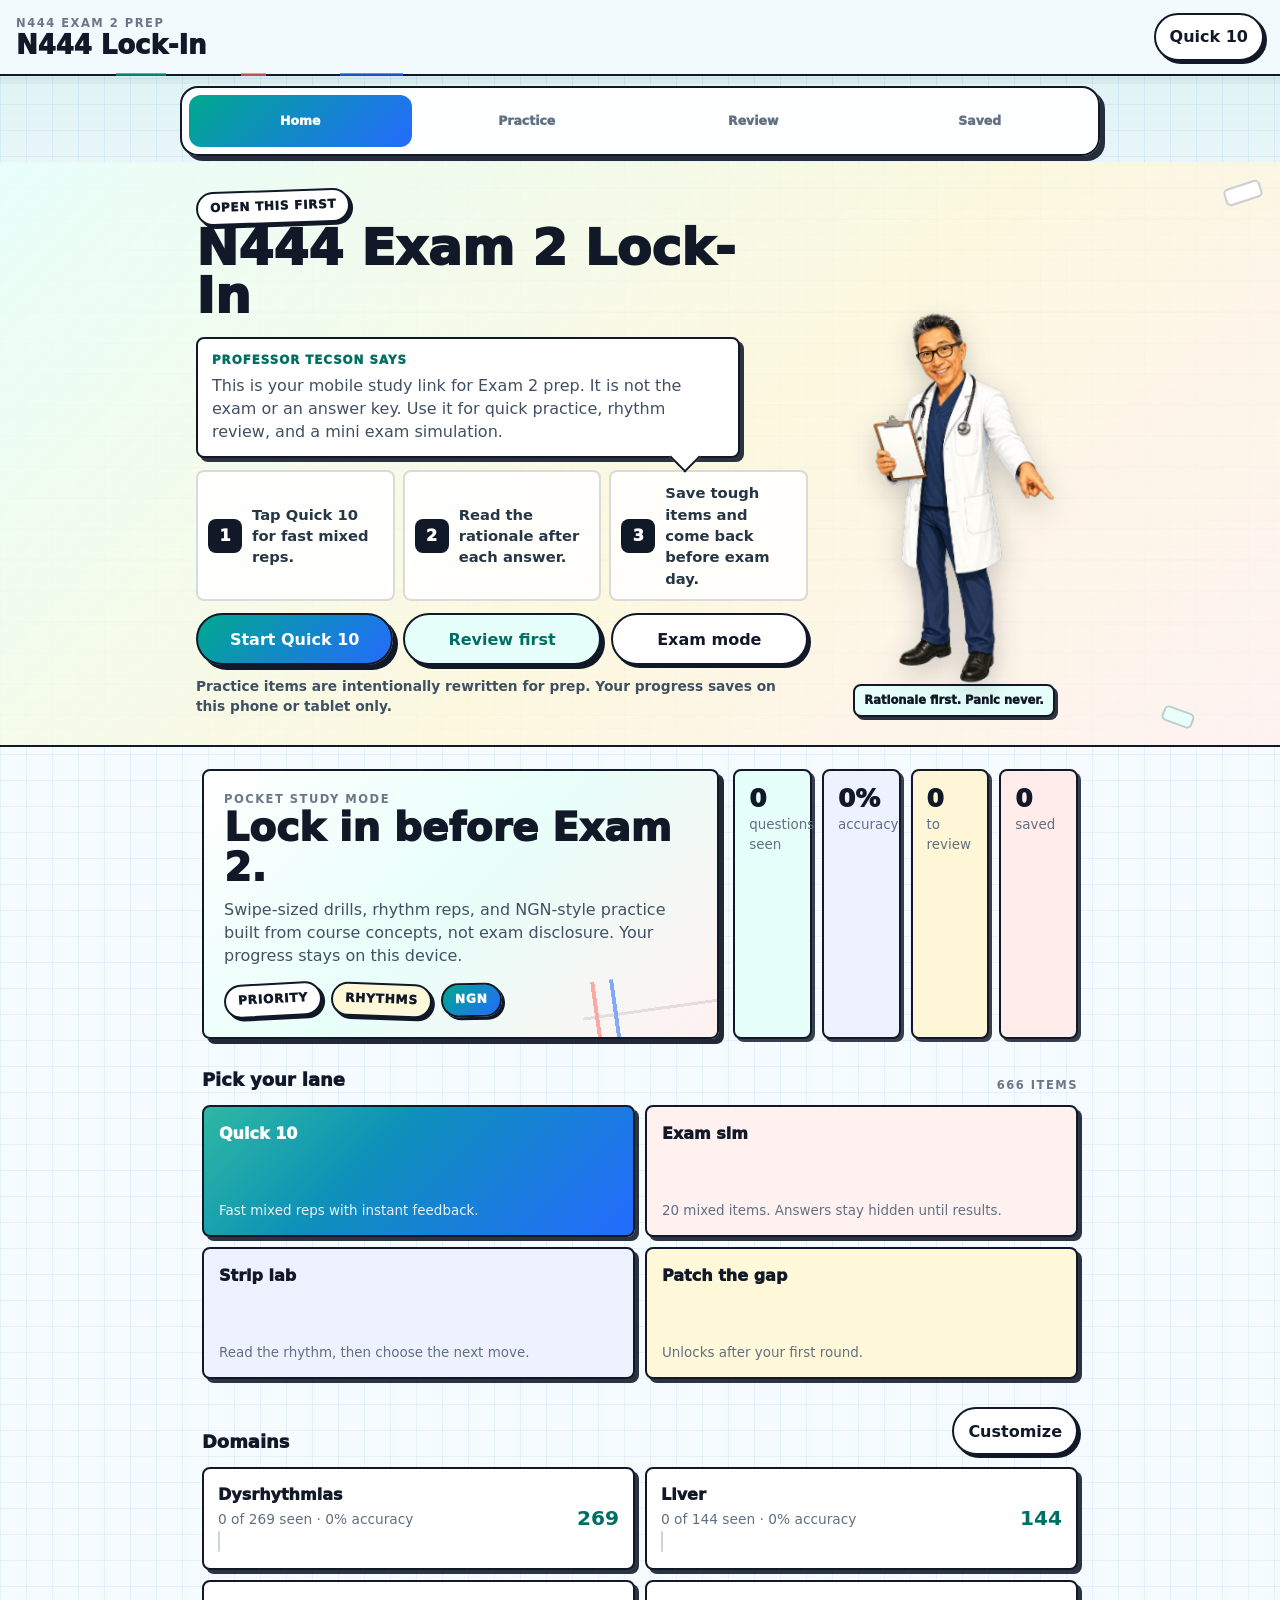
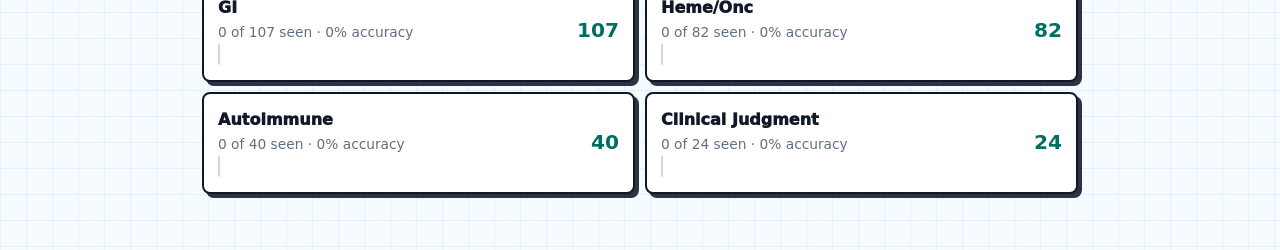
<file: index.html>
<!doctype html>
<html lang="en">
  <head>
    <meta charset="utf-8" />
    <meta name="viewport" content="width=device-width, initial-scale=1, viewport-fit=cover" />
    <meta name="theme-color" content="#f8faf8" />
    <meta name="description" content="Mobile-first N444 Exam 2 study tool with rhythm review, rationales, and progress tracking." />
    <meta property="og:type" content="website" />
    <meta property="og:site_name" content="Exam 2 Study Guide" />
    <meta property="og:title" content="Exam 2 Study Guide" />
    <meta property="og:description" content="Student-safe mobile review with rhythm strips, rationales, and progress tracking." />
    <meta property="og:url" content="https://alextecson.github.io/n444-exam2-study/" />
    <meta property="og:image" content="https://alextecson.github.io/n444-exam2-study/assets/share-student-v2.png" />
    <meta property="og:image:secure_url" content="https://alextecson.github.io/n444-exam2-study/assets/share-student-v2.png" />
    <meta property="og:image:width" content="1200" />
    <meta property="og:image:height" content="630" />
    <meta property="og:image:alt" content="Exam 2 Study Guide student link preview with Professor Tecson and rhythm review details" />
    <meta name="twitter:card" content="summary_large_image" />
    <meta name="twitter:title" content="Exam 2 Study Guide" />
    <meta name="twitter:description" content="Student-safe mobile review with rhythm strips, rationales, and progress tracking." />
    <meta name="twitter:image" content="https://alextecson.github.io/n444-exam2-study/assets/share-student-v2.png" />
    <title>Exam 2 Study Guide</title>
    <link rel="icon" href="data:image/svg+xml,%3Csvg xmlns='http://www.w3.org/2000/svg' viewBox='0 0 64 64'%3E%3Crect width='64' height='64' rx='8' fill='%230b8f83'/%3E%3Cpath d='M6 34h12l4-14 7 28 6-20h23' fill='none' stroke='white' stroke-width='5' stroke-linecap='round' stroke-linejoin='round'/%3E%3C/svg%3E" />
    <link rel="stylesheet" href="styles.css" />
  </head>
  <body>
    <div id="app" class="app-shell"></div>
    <script src="js/data.js"></script>
    <script src="js/app.js?v=transparent-cover-20260702b"></script>
  </body>
</html>
</file>
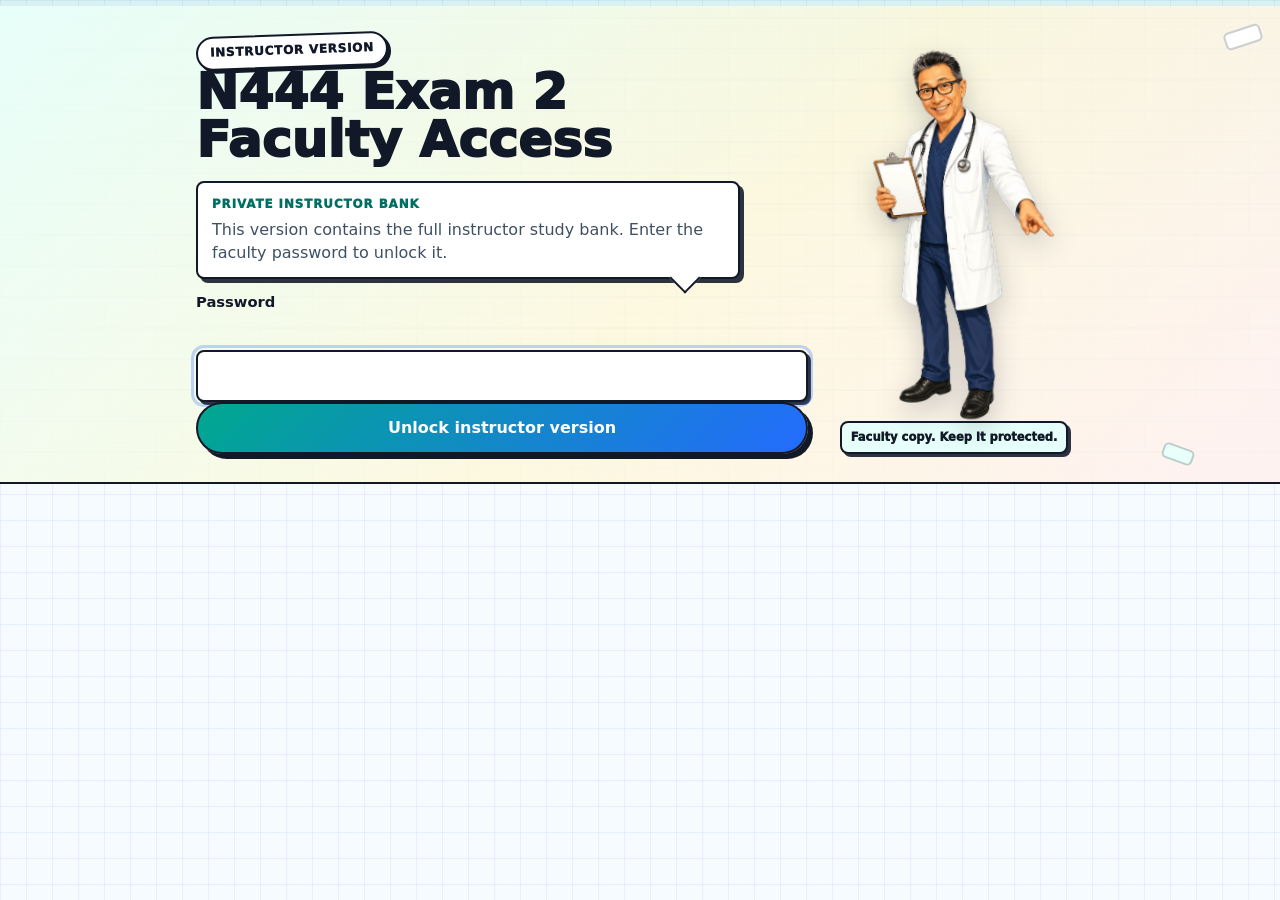
<file: instructor/index.html>
<!doctype html>
<html lang="en">
  <head>
    <meta charset="utf-8" />
    <meta name="viewport" content="width=device-width, initial-scale=1, viewport-fit=cover" />
    <meta name="theme-color" content="#f8faf8" />
    <meta name="robots" content="noindex, nofollow" />
    <meta name="description" content="Password-protected N444 instructor review bank for faculty teaching prep and item discussion." />
    <meta property="og:type" content="website" />
    <meta property="og:site_name" content="Exam 2 Study Guide" />
    <meta property="og:title" content="Exam 2 Study Guide" />
    <meta property="og:description" content="Password-protected instructor copy for faculty review and teaching prep." />
    <meta property="og:url" content="https://alextecson.github.io/n444-exam2-instructor/" />
    <meta property="og:image" content="https://alextecson.github.io/n444-exam2-instructor/assets/share-instructor-v2.png" />
    <meta property="og:image:secure_url" content="https://alextecson.github.io/n444-exam2-instructor/assets/share-instructor-v2.png" />
    <meta property="og:image:width" content="1200" />
    <meta property="og:image:height" content="630" />
    <meta property="og:image:alt" content="Exam 2 Study Guide instructor link preview with Professor Tecson and instructor review copy details" />
    <meta name="twitter:card" content="summary_large_image" />
    <meta name="twitter:title" content="Exam 2 Study Guide" />
    <meta name="twitter:description" content="Password-protected instructor copy for faculty review and teaching prep." />
    <meta name="twitter:image" content="https://alextecson.github.io/n444-exam2-instructor/assets/share-instructor-v2.png" />
    <title>Exam 2 Study Guide - Instructor</title>
    <link rel="icon" href="data:image/svg+xml,%3Csvg xmlns='http://www.w3.org/2000/svg' viewBox='0 0 64 64'%3E%3Crect width='64' height='64' rx='8' fill='%230b8f83'/%3E%3Cpath d='M6 34h12l4-14 7 28 6-20h23' fill='none' stroke='white' stroke-width='5' stroke-linecap='round' stroke-linejoin='round'/%3E%3C/svg%3E" />
    <link rel="stylesheet" href="styles.css" />
  </head>
  <body>
    <div id="app" class="app-shell"></div>
    <script src="js/data.encrypted-20260701.js"></script>
    <script src="js/instructor-gate.js?v=transparent-cover-20260702b"></script>
  </body>
</html>
</file>
<file: styles.css>
:root {
  --paper: #f8faf8;
  --surface: #ffffff;
  --ink: #17202a;
  --muted: #66737f;
  --soft: #e6ece8;
  --line: #d7dfda;
  --teal: #0b8f83;
  --teal-dark: #06665e;
  --coral: #d85f4f;
  --amber: #b87812;
  --blue: #2867b2;
  --violet: #6d5bd0;
  --green: #16845d;
  --red: #bb3e35;
  --shadow: 0 12px 28px rgba(27, 42, 55, 0.1);
  --radius: 8px;
  --tap: 48px;
}

* {
  box-sizing: border-box;
}

html {
  min-height: 100%;
  background: var(--paper);
}

body {
  min-height: 100%;
  margin: 0;
  overflow-x: hidden;
  color: var(--ink);
  background:
    linear-gradient(180deg, rgba(11, 143, 131, 0.08), rgba(248, 250, 248, 0) 260px),
    var(--paper);
  font-family: ui-sans-serif, system-ui, -apple-system, BlinkMacSystemFont, "Segoe UI", sans-serif;
  line-height: 1.45;
  -webkit-font-smoothing: antialiased;
}

button,
input,
select {
  font: inherit;
}

button {
  -webkit-tap-highlight-color: transparent;
}

.app-shell {
  min-height: 100vh;
  padding-bottom: calc(34px + env(safe-area-inset-bottom));
}

.topbar {
  position: sticky;
  top: 0;
  z-index: 30;
  display: flex;
  align-items: center;
  justify-content: space-between;
  gap: 12px;
  padding: calc(12px + env(safe-area-inset-top)) 16px 12px;
  background: rgba(248, 250, 248, 0.92);
  border-bottom: 1px solid rgba(215, 223, 218, 0.8);
  backdrop-filter: blur(16px);
}

.brand {
  min-width: 0;
}

.eyebrow,
.meta,
.tiny {
  color: var(--muted);
  font-size: 0.76rem;
  font-weight: 700;
  letter-spacing: 0.08em;
  text-transform: uppercase;
}

.brand h1,
.view-title,
.quiz-title,
.result-score,
.review-title {
  margin: 0;
  font-family: Georgia, "Times New Roman", serif;
  font-weight: 700;
  letter-spacing: 0;
}

.brand h1 {
  font-size: 1.45rem;
  line-height: 1.05;
}

.top-actions {
  display: flex;
  gap: 8px;
  flex-shrink: 0;
}

.icon-btn,
.plain-btn,
.primary-btn,
.secondary-btn,
.chip,
.tab-btn,
.option-btn,
.domain-card,
.mode-tile,
.length-btn,
.topic-card,
.saved-row {
  min-height: var(--tap);
  border: 1px solid var(--line);
  border-radius: var(--radius);
  cursor: pointer;
}

.icon-btn {
  width: var(--tap);
  padding: 0;
  color: var(--ink);
  background: var(--surface);
}

.plain-btn {
  padding: 0 14px;
  color: var(--ink);
  background: var(--surface);
}

.primary-btn,
.secondary-btn {
  display: inline-flex;
  align-items: center;
  justify-content: center;
  gap: 8px;
  min-height: 52px;
  padding: 0 16px;
  font-weight: 800;
}

.primary-btn {
  color: #fff;
  background: var(--teal);
  border-color: var(--teal);
}

.primary-btn:disabled,
.secondary-btn:disabled,
.option-btn:disabled {
  cursor: not-allowed;
  opacity: 0.55;
}

.secondary-btn {
  color: var(--teal-dark);
  background: #e8f5f2;
  border-color: #b9ddd7;
}

.wide {
  width: 100%;
}

.screen {
  width: min(100%, 920px);
  margin: 0 auto;
  padding: 16px;
}

.cover-page {
  position: relative;
  display: grid;
  gap: 16px;
  width: 100vw;
  margin: -16px calc(50% - 50vw) 22px;
  padding: 18px max(16px, calc((100vw - 920px) / 2 + 16px)) 22px;
  overflow: hidden;
  background:
    linear-gradient(135deg, rgba(232, 255, 250, 0.96), rgba(255, 248, 217, 0.82) 55%, rgba(255, 241, 240, 0.92)),
    repeating-linear-gradient(0deg, transparent 0 29px, rgba(40, 103, 178, 0.11) 29px 31px);
  border-bottom: 2px solid var(--ink);
}

.cover-page::before,
.cover-page::after {
  position: absolute;
  content: "";
  background: #fff;
  border: 2px solid rgba(23, 32, 42, 0.22);
  border-radius: 5px;
  transform: rotate(-18deg);
}

.cover-page::before {
  top: 22px;
  right: 18px;
  width: 34px;
  height: 14px;
}

.cover-page::after {
  right: 86px;
  bottom: 20px;
  width: 28px;
  height: 12px;
  background: #e8fffa;
  transform: rotate(20deg);
}

.cover-copy {
  position: relative;
  z-index: 1;
  display: grid;
  gap: 12px;
}

.cover-head {
  position: relative;
  z-index: 1;
  display: grid;
  grid-template-columns: minmax(0, 1fr) 126px;
  gap: 8px;
  align-items: end;
}

.cover-badge {
  display: inline-flex;
  align-items: center;
  width: fit-content;
  min-height: 34px;
  padding: 0 12px;
  color: var(--ink);
  background: #fff;
  border: 2px solid var(--ink);
  border-radius: 999px;
  box-shadow: 3px 3px 0 var(--ink);
  font-size: 0.75rem;
  font-weight: 950;
  letter-spacing: 0.06em;
  text-transform: uppercase;
  transform: rotate(-2deg);
}

.cover-badge + h2 {
  margin-top: 10px;
}

.cover-page h2 {
  max-width: 13ch;
  margin: 0;
  font-family: ui-rounded, "Avenir Next", "Trebuchet MS", system-ui, sans-serif;
  font-size: 2.02rem;
  font-weight: 950;
  line-height: 0.96;
  letter-spacing: 0;
}

.professor-bubble {
  position: relative;
  max-width: 34rem;
  padding: 13px 14px;
  background: #fff;
  border: 2px solid var(--ink);
  border-radius: 8px;
  box-shadow: 4px 4px 0 rgba(17, 24, 39, 0.88);
}

.professor-bubble::after {
  position: absolute;
  right: 42px;
  bottom: -12px;
  width: 20px;
  height: 20px;
  content: "";
  background: #fff;
  border-right: 2px solid var(--ink);
  border-bottom: 2px solid var(--ink);
  transform: rotate(45deg);
}

.professor-bubble span {
  display: block;
  margin-bottom: 5px;
  color: var(--teal-dark);
  font-size: 0.74rem;
  font-weight: 950;
  letter-spacing: 0.08em;
  text-transform: uppercase;
}

.professor-bubble p,
.cover-note {
  margin: 0;
  color: #405063;
}

.how-grid {
  display: grid;
  gap: 8px;
}

.how-grid div {
  display: grid;
  grid-template-columns: 34px minmax(0, 1fr);
  gap: 10px;
  align-items: center;
  min-height: 54px;
  padding: 10px;
  background: rgba(255, 255, 255, 0.86);
  border: 2px solid rgba(23, 32, 42, 0.16);
  border-radius: 8px;
}

.how-grid strong {
  display: inline-flex;
  align-items: center;
  justify-content: center;
  width: 34px;
  height: 34px;
  color: #fff;
  background: var(--ink);
  border-radius: 8px;
  font-weight: 950;
}

.how-grid span {
  color: #263645;
  font-size: 0.92rem;
  font-weight: 800;
}

.cover-actions {
  display: grid;
  grid-template-columns: 1fr 1fr;
  gap: 10px;
}

.cover-actions .primary-btn {
  grid-column: 1 / -1;
}

.cover-actions .plain-btn,
.cover-actions .primary-btn,
.cover-actions .secondary-btn {
  width: 100%;
  padding-right: 10px;
  padding-left: 10px;
}

.cover-note {
  font-size: 0.86rem;
  font-weight: 700;
}

.cover-professor {
  position: relative;
  z-index: 1;
  display: grid;
  grid-template-columns: 1fr;
  justify-items: center;
  gap: 0;
  align-items: end;
  margin-top: 0;
}

.cover-professor img {
  display: block;
  width: 144px;
  height: auto;
  filter: drop-shadow(0 10px 14px rgba(17, 24, 39, 0.22));
  transform: rotate(-2deg);
}

.cover-professor span {
  align-self: center;
  max-width: 8rem;
  margin-top: -7px;
  padding: 8px 9px;
  color: var(--ink);
  background: #e6fffa;
  border: 2px solid var(--ink);
  border-radius: 8px;
  box-shadow: 3px 3px 0 rgba(17, 24, 42, 0.88);
  font-size: 0.72rem;
  font-weight: 950;
  line-height: 1.12;
  text-align: center;
}

.hero-grid {
  display: grid;
  grid-template-columns: 1fr;
  gap: 14px;
}

.lead-panel {
  padding: 18px;
  background: var(--surface);
  border: 1px solid var(--line);
  border-radius: var(--radius);
  box-shadow: var(--shadow);
}

.lead-panel p {
  margin: 10px 0 0;
  color: var(--muted);
}

.stats-row,
.quick-grid,
.domain-grid,
.mode-grid,
.length-grid,
.topic-grid,
.saved-list,
.result-grid {
  display: grid;
  gap: 10px;
}

.stats-row {
  grid-template-columns: repeat(2, minmax(0, 1fr));
}

.stat {
  padding: 14px;
  background: var(--surface);
  border: 1px solid var(--line);
  border-radius: var(--radius);
}

.stat strong {
  display: block;
  font-size: 1.35rem;
  line-height: 1.1;
}

.stat span {
  display: block;
  margin-top: 3px;
  color: var(--muted);
  font-size: 0.84rem;
}

.section-head {
  display: flex;
  align-items: end;
  justify-content: space-between;
  gap: 12px;
  margin: 24px 0 10px;
}

.section-head h2,
.section-head h3 {
  margin: 0;
  font-size: 1.02rem;
}

.quick-grid {
  grid-template-columns: repeat(2, minmax(0, 1fr));
}

.mode-tile {
  display: flex;
  flex-direction: column;
  align-items: flex-start;
  justify-content: space-between;
  min-height: 118px;
  padding: 14px;
  text-align: left;
  color: var(--ink);
  background: var(--surface);
}

.mode-tile strong {
  display: block;
  margin-bottom: 7px;
  font-size: 1rem;
}

.mode-tile span {
  color: var(--muted);
  font-size: 0.84rem;
}

.mode-tile.primary {
  color: #fff;
  background: linear-gradient(135deg, var(--teal), #2867b2);
  border-color: transparent;
}

.mode-tile.primary span {
  color: rgba(255, 255, 255, 0.84);
}

.domain-grid {
  grid-template-columns: 1fr;
}

.domain-card {
  display: grid;
  grid-template-columns: 1fr auto;
  align-items: center;
  gap: 10px;
  padding: 14px;
  text-align: left;
  color: var(--ink);
  background: var(--surface);
}

.domain-card h3,
.topic-card h3 {
  margin: 0 0 4px;
  font-size: 1rem;
}

.domain-card p,
.topic-card p,
.saved-row p {
  margin: 0;
  color: var(--muted);
  font-size: 0.86rem;
}

.progress-track {
  height: 8px;
  margin-top: 10px;
  overflow: hidden;
  background: #eef2ef;
  border-radius: 999px;
}

.progress-fill {
  height: 100%;
  width: var(--value, 0%);
  background: var(--teal);
  border-radius: inherit;
}

.domain-meter {
  min-width: 54px;
  color: var(--teal-dark);
  font-weight: 900;
  text-align: right;
}

.setup-panel {
  display: grid;
  gap: 20px;
}

.control-block h2,
.control-block h3 {
  margin: 0 0 10px;
  font-size: 1rem;
}

.segmented,
.chip-row {
  display: flex;
  gap: 8px;
  overflow-x: auto;
  padding-bottom: 2px;
  scrollbar-width: none;
}

.segmented::-webkit-scrollbar,
.chip-row::-webkit-scrollbar {
  display: none;
}

.chip,
.tab-btn {
  flex: 0 0 auto;
  min-height: 42px;
  padding: 0 14px;
  color: var(--ink);
  background: var(--surface);
  white-space: nowrap;
}

.chip.active,
.tab-btn.active,
.length-btn.active {
  color: #fff;
  background: var(--ink);
  border-color: var(--ink);
}

.type-chip.active {
  background: var(--blue);
  border-color: var(--blue);
}

.length-grid {
  grid-template-columns: repeat(3, minmax(0, 1fr));
}

.length-btn {
  padding: 12px 8px;
  background: var(--surface);
}

.length-btn strong {
  display: block;
  font-size: 1.2rem;
}

.length-btn span {
  color: var(--muted);
  font-size: 0.78rem;
}

.toggle-row {
  display: flex;
  align-items: center;
  justify-content: space-between;
  gap: 12px;
  padding: 12px 0;
  border-top: 1px solid var(--line);
  border-bottom: 1px solid var(--line);
}

.switch {
  position: relative;
  width: 54px;
  height: 32px;
  flex: 0 0 auto;
}

.switch input {
  position: absolute;
  inset: 0;
  opacity: 0;
}

.switch span {
  position: absolute;
  inset: 0;
  background: #d6ded9;
  border-radius: 999px;
}

.switch span::after {
  position: absolute;
  top: 4px;
  left: 4px;
  width: 24px;
  height: 24px;
  content: "";
  background: #fff;
  border-radius: 50%;
  box-shadow: 0 2px 8px rgba(23, 32, 42, 0.18);
  transition: transform 0.18s ease;
}

.switch input:checked + span {
  background: var(--teal);
}

.switch input:checked + span::after {
  transform: translateX(22px);
}

.count-note {
  color: var(--muted);
  font-size: 0.9rem;
}

.search {
  width: 100%;
  min-height: 50px;
  padding: 0 14px;
  color: var(--ink);
  background: var(--surface);
  border: 1px solid var(--line);
  border-radius: var(--radius);
}

.topic-card {
  display: block;
  width: 100%;
  padding: 14px;
  text-align: left;
  color: var(--ink);
  background: var(--surface);
}

.topic-chips {
  display: flex;
  flex-wrap: wrap;
  gap: 8px;
  margin-top: 12px;
}

.review-page .topic-chips .chip {
  max-width: 100%;
  height: auto;
  padding-top: 8px;
  padding-bottom: 8px;
  text-align: left;
  white-space: normal;
}

.mini-chip {
  display: inline-flex;
  align-items: center;
  min-height: 34px;
  padding: 0 10px;
  color: var(--teal-dark);
  background: #e8f5f2;
  border: 1px solid #c4e2dd;
  border-radius: 999px;
  font-size: 0.82rem;
  font-weight: 700;
}

.review-page {
  display: grid;
  grid-template-columns: minmax(0, 1fr);
  gap: 16px;
}

.review-page > * {
  min-width: 0;
}

.review-title {
  font-size: 1.75rem;
  line-height: 1.05;
}

.review-blurb {
  margin: 8px 0 0;
  color: var(--muted);
}

.strip-wrap {
  overflow: hidden;
  background: #fff;
  border: 1px solid var(--line);
  border-radius: var(--radius);
}

.strip-wrap button {
  display: block;
  width: 100%;
  padding: 0;
  background: #fff;
  border: 0;
}

.strip-wrap img {
  display: block;
  width: 100%;
  height: auto;
}

.review-section {
  padding: 14px 0;
  border-top: 1px solid var(--line);
}

.review-section h3 {
  margin: 0 0 8px;
  font-size: 1rem;
}

.review-section ul {
  display: grid;
  gap: 8px;
  margin: 0;
  padding-left: 20px;
}

.review-section li {
  color: #32404d;
}

.quiz-shell {
  padding-bottom: 20px;
}

.quiz-top {
  position: sticky;
  top: 74px;
  z-index: 20;
  padding: 10px 0 12px;
  background: rgba(248, 250, 248, 0.94);
  backdrop-filter: blur(16px);
}

.quiz-meta {
  display: flex;
  align-items: center;
  justify-content: space-between;
  gap: 10px;
  margin-bottom: 8px;
}

.quiz-title {
  font-size: 1.2rem;
}

.quiz-card {
  padding: 16px;
  background: var(--surface);
  border: 1px solid var(--line);
  border-radius: var(--radius);
  box-shadow: var(--shadow);
}

.q-tags {
  display: flex;
  flex-wrap: wrap;
  gap: 7px;
  margin-bottom: 12px;
}

.tag {
  display: inline-flex;
  align-items: center;
  min-height: 28px;
  padding: 0 9px;
  border-radius: 999px;
  font-size: 0.74rem;
  font-weight: 800;
}

.tag.domain {
  color: #fff;
  background: var(--blue);
}

.tag.type {
  color: #4d3f99;
  background: #ebe9fb;
}

.tag.verified {
  color: #116345;
  background: #e4f5ee;
}

.tag.generated {
  color: #805013;
  background: #fff0d9;
}

.question-stem {
  font-size: 1.04rem;
}

.question-stem p,
.question-stem div {
  margin: 0 0 10px;
}

.question-stem strong {
  color: #0f4f86;
}

.options {
  display: grid;
  gap: 9px;
  margin-top: 16px;
}

.option-btn {
  display: grid;
  grid-template-columns: 28px 1fr;
  gap: 10px;
  align-items: start;
  width: 100%;
  min-height: 58px;
  padding: 13px;
  color: var(--ink);
  text-align: left;
  background: #fbfcfb;
}

.option-btn.selected {
  border-color: var(--blue);
  background: #edf5ff;
}

.option-btn.correct {
  border-color: #83c7aa;
  background: #eefaf5;
}

.option-btn.wrong {
  border-color: #e6aaa3;
  background: #fff1ef;
}

.mark {
  position: relative;
  display: inline-flex;
  align-items: center;
  justify-content: center;
  width: 24px;
  height: 24px;
  color: var(--muted);
  border: 2px solid currentColor;
  border-radius: 50%;
  font-size: 0.75rem;
  font-weight: 900;
}

.sata .mark {
  border-radius: 5px;
}

.selected .mark {
  color: var(--blue);
}

.selected .mark::after {
  width: 10px;
  height: 10px;
  content: "";
  background: currentColor;
  border-radius: 50%;
}

.sata .selected .mark::after {
  width: 12px;
  height: 12px;
  border-radius: 3px;
}

.correct .mark {
  color: var(--green);
}

.wrong .mark {
  color: var(--red);
}

.option-text {
  min-width: 0;
}

.select-row {
  display: grid;
  gap: 8px;
  padding: 12px 0;
  border-top: 1px solid var(--line);
}

.select-row label {
  font-weight: 800;
}

.select-row select {
  min-height: 50px;
  padding: 0 12px;
  color: var(--ink);
  background: #fbfcfb;
  border: 1px solid var(--line);
  border-radius: var(--radius);
}

.feedback {
  margin-top: 14px;
  padding: 14px;
  border: 1px solid var(--line);
  border-radius: var(--radius);
  background: #fbfcfb;
}

.feedback.good {
  border-color: #94d3ba;
  background: #eefaf5;
}

.feedback.partial {
  border-color: #e2c385;
  background: #fff8ea;
}

.feedback.bad {
  border-color: #e8b2aa;
  background: #fff1ef;
}

.feedback h3 {
  margin: 0 0 8px;
}

.rationale p {
  margin: 0 0 8px;
}

.answer-line {
  margin-top: 10px;
  color: var(--muted);
  font-size: 0.9rem;
}

.quiz-actions {
  position: static;
  right: auto;
  bottom: auto;
  left: auto;
  z-index: 40;
  display: grid;
  grid-template-columns: 1fr 1fr;
  gap: 10px;
  width: min(calc(100% - 32px), 920px);
  margin: 16px auto 0;
  padding: 12px 16px calc(12px + env(safe-area-inset-bottom));
  background: rgba(248, 250, 248, 0.96);
  border-top: 1px solid rgba(215, 223, 218, 0.9);
  backdrop-filter: blur(16px);
}

.quiz-actions.single {
  grid-template-columns: 1fr;
}

.bottom-nav {
  position: sticky;
  top: calc(71px + env(safe-area-inset-top));
  right: auto;
  bottom: auto;
  left: auto;
  z-index: 35;
  display: grid;
  grid-template-columns: repeat(4, 1fr);
  width: min(calc(100% - 24px), 920px);
  margin: 10px auto 0;
  padding: 8px 10px calc(8px + env(safe-area-inset-bottom));
  background: rgba(255, 255, 255, 0.96);
  border-top: 1px solid var(--line);
  backdrop-filter: blur(16px);
}

.nav-btn {
  min-height: 54px;
  color: var(--muted);
  background: transparent;
  border: 0;
  border-radius: var(--radius);
  font-size: 0.78rem;
  font-weight: 800;
}

.nav-btn.active {
  color: var(--teal-dark);
  background: #e8f5f2;
}

.result-hero {
  padding: 18px;
  color: #fff;
  background: linear-gradient(135deg, #17202a, #0b8f83);
  border-radius: var(--radius);
}

.result-score {
  display: block;
  font-size: 3rem;
  line-height: 1;
}

.result-hero p {
  margin: 8px 0 0;
  color: rgba(255, 255, 255, 0.84);
}

.result-grid {
  grid-template-columns: 1fr;
}

.saved-row {
  display: grid;
  grid-template-columns: 1fr auto;
  gap: 10px;
  align-items: center;
  width: 100%;
  padding: 13px;
  color: var(--ink);
  text-align: left;
  background: var(--surface);
}

.empty-state {
  padding: 18px;
  color: var(--muted);
  text-align: center;
  background: var(--surface);
  border: 1px dashed var(--line);
  border-radius: var(--radius);
}

.modal {
  position: fixed;
  inset: 0;
  z-index: 60;
  display: grid;
  place-items: center;
  padding: 18px;
  background: rgba(23, 32, 42, 0.72);
}

.modal img {
  max-width: 100%;
  max-height: 82vh;
  background: #fff;
  border-radius: var(--radius);
}

.sr-only {
  position: absolute;
  width: 1px;
  height: 1px;
  padding: 0;
  overflow: hidden;
  clip: rect(0, 0, 0, 0);
  white-space: nowrap;
  border: 0;
}

@media (min-width: 680px) {
  .screen {
    padding: 22px;
  }

  .hero-grid {
    grid-template-columns: 1.2fr 0.8fr;
  }

  .quick-grid,
  .domain-grid,
  .topic-grid,
  .result-grid {
    grid-template-columns: repeat(2, minmax(0, 1fr));
  }

  .stats-row {
    grid-template-columns: repeat(4, minmax(0, 1fr));
  }

  .quiz-card {
    padding: 22px;
  }
}

/* Gen Z study-app refresh */
:root {
  --paper: #f6fbff;
  --surface: #ffffff;
  --ink: #111827;
  --muted: #617082;
  --soft: #e7f4f1;
  --line: #16202c;
  --teal: #00a88f;
  --teal-dark: #006f63;
  --coral: #ff6b5f;
  --amber: #f7b733;
  --blue: #246bfe;
  --violet: #7c5cff;
  --green: #12a66a;
  --red: #e0443e;
  --shadow: 5px 5px 0 rgba(17, 24, 39, 0.92);
  --soft-shadow: 0 16px 38px rgba(30, 64, 175, 0.13);
}

html {
  background: var(--paper);
}

body {
  background:
    linear-gradient(180deg, rgba(0, 168, 143, 0.12), rgba(246, 251, 255, 0) 310px),
    linear-gradient(90deg, rgba(36, 107, 254, 0.08) 1px, transparent 1px),
    linear-gradient(180deg, rgba(36, 107, 254, 0.08) 1px, transparent 1px),
    var(--paper);
  background-size: auto, 26px 26px, 26px 26px, auto;
}

.app-shell {
  padding-bottom: calc(34px + env(safe-area-inset-bottom));
}

.topbar {
  padding: calc(13px + env(safe-area-inset-top)) 16px 13px;
  background: rgba(246, 251, 255, 0.88);
  border-bottom: 2px solid var(--ink);
  box-shadow: 0 8px 0 rgba(17, 24, 39, 0.04);
}

.eyebrow,
.meta,
.tiny {
  color: #6b7789;
  font-size: 0.72rem;
  font-weight: 900;
  letter-spacing: 0.13em;
}

.brand h1,
.view-title,
.quiz-title,
.result-score,
.review-title {
  font-family: ui-rounded, "Avenir Next", "Trebuchet MS", system-ui, sans-serif;
  font-weight: 950;
}

.brand h1 {
  font-size: 1.42rem;
}

.view-title {
  font-size: 2.12rem;
  line-height: 1.02;
}

.review-title {
  font-size: 2rem;
}

.plain-btn,
.icon-btn,
.primary-btn,
.secondary-btn,
.chip,
.tab-btn,
.length-btn,
.option-btn,
.domain-card,
.mode-tile,
.topic-card,
.saved-row,
.stat,
.lead-panel,
.quiz-card,
.strip-wrap,
.feedback,
.empty-state,
.result-hero,
.search,
.select-row select {
  border-width: 2px;
}

.plain-btn,
.icon-btn {
  color: var(--ink);
  background: #fff;
  border-color: var(--ink);
  border-radius: 999px;
  box-shadow: 3px 3px 0 var(--ink);
  font-weight: 900;
}

.icon-btn {
  width: auto;
  min-width: var(--tap);
  padding: 0 12px;
}

.primary-btn {
  color: #fff;
  background: linear-gradient(135deg, var(--teal), var(--blue));
  border-color: var(--ink);
  border-radius: 999px;
  box-shadow: 5px 5px 0 var(--ink);
}

.secondary-btn {
  color: var(--teal-dark);
  background: #e6fffa;
  border-color: var(--ink);
  border-radius: 999px;
  box-shadow: 4px 4px 0 var(--ink);
}

.lead-panel {
  position: relative;
  overflow: hidden;
  padding: 20px;
  background:
    linear-gradient(135deg, #ffffff 0%, #e8fffa 48%, #fff1f0 100%);
  border-color: var(--ink);
  box-shadow: var(--shadow);
}

.lead-panel::after {
  position: absolute;
  right: -18px;
  bottom: -14px;
  width: 152px;
  height: 78px;
  content: "";
  background:
    linear-gradient(90deg, transparent 0 12px, var(--coral) 12px 16px, transparent 16px 31px, var(--blue) 31px 35px, transparent 35px),
    linear-gradient(180deg, transparent 0 34px, rgba(17, 24, 39, 0.18) 34px 37px, transparent 37px);
  opacity: 0.55;
  transform: rotate(-8deg);
}

.lead-panel p {
  position: relative;
  max-width: 28rem;
  color: #415165;
  font-size: 1rem;
}

.stat {
  background: #fff;
  border-color: var(--ink);
  box-shadow: 3px 3px 0 rgba(17, 24, 39, 0.82);
}

.stat:nth-child(1) {
  background: #e6fffa;
}

.stat:nth-child(2) {
  background: #eef2ff;
}

.stat:nth-child(3) {
  background: #fff6d7;
}

.stat:nth-child(4) {
  background: #ffeceb;
}

.stat strong {
  color: var(--ink);
  font-size: 1.55rem;
  font-weight: 950;
}

.section-head {
  margin: 28px 0 12px;
}

.section-head h2,
.section-head h3 {
  font-size: 1.12rem;
  font-weight: 950;
}

.mode-tile,
.domain-card,
.topic-card,
.saved-row {
  background: #fff;
  border-color: var(--ink);
  box-shadow: 4px 4px 0 rgba(17, 24, 39, 0.88);
}

.mode-tile {
  min-height: 132px;
  padding: 15px;
}

.mode-tile strong,
.domain-card h3,
.topic-card h3 {
  font-weight: 950;
}

.mode-tile span,
.domain-card p,
.topic-card p,
.saved-row p {
  color: #617082;
}

.mode-tile.primary {
  color: #fff;
  background:
    linear-gradient(135deg, rgba(255, 255, 255, 0.18), transparent 38%),
    linear-gradient(135deg, var(--teal), var(--blue));
  border-color: var(--ink);
}

.mode-tile.primary span {
  color: rgba(255, 255, 255, 0.9);
}

.mode-tile:nth-child(2) {
  background: #fff1f0;
}

.mode-tile:nth-child(3) {
  background: #eef2ff;
}

.mode-tile:nth-child(4) {
  background: #fff8d9;
}

.domain-card {
  min-height: 86px;
}

.progress-track {
  height: 10px;
  background: #e9eef7;
  border: 1px solid rgba(17, 24, 39, 0.12);
}

.progress-fill {
  background: linear-gradient(90deg, var(--teal), var(--blue), var(--coral));
}

.domain-meter {
  color: var(--teal-dark);
  font-size: 1.26rem;
}

.chip,
.tab-btn,
.length-btn {
  color: var(--ink);
  background: #fff;
  border-color: var(--ink);
  border-radius: 999px;
  font-weight: 900;
  box-shadow: 2px 2px 0 rgba(17, 24, 39, 0.85);
}

.chip.active,
.tab-btn.active,
.length-btn.active,
.type-chip.active {
  color: #fff;
  background: var(--ink);
  border-color: var(--ink);
}

.length-btn {
  border-radius: 8px;
  background: #fff8d9;
}

.toggle-row {
  padding: 15px;
  background: #fff;
  border: 2px solid var(--ink);
  border-radius: var(--radius);
  box-shadow: 4px 4px 0 rgba(17, 24, 39, 0.88);
}

.switch span {
  background: #cbd5e1;
  border: 2px solid var(--ink);
}

.switch input:checked + span {
  background: linear-gradient(135deg, var(--teal), var(--blue));
}

.search {
  min-height: 58px;
  color: var(--ink);
  background: #fff;
  border-color: var(--ink);
  box-shadow: 4px 4px 0 rgba(17, 24, 39, 0.86);
  font-size: 1rem;
}

.search:focus,
.select-row select:focus {
  border-color: var(--blue);
  outline: 4px solid rgba(36, 107, 254, 0.18);
}

.mini-chip {
  color: #006f63;
  background: #e6fffa;
  border: 2px solid #9ee8dd;
  font-weight: 900;
}

.review-section {
  padding: 16px;
  background: rgba(255, 255, 255, 0.72);
  border: 2px solid rgba(17, 24, 39, 0.12);
  border-radius: var(--radius);
}

.strip-wrap {
  border-color: var(--ink);
  box-shadow: 4px 4px 0 rgba(17, 24, 39, 0.86);
}

.quiz-top {
  top: 76px;
  padding: 12px 0;
  background: rgba(246, 251, 255, 0.93);
}

.quiz-title {
  font-size: 1.22rem;
  text-align: center;
}

.quiz-card {
  background: #fff;
  border-color: var(--ink);
  box-shadow: var(--shadow);
}

.tag {
  min-height: 31px;
  border: 2px solid rgba(17, 24, 39, 0.12);
  font-weight: 950;
}

.tag.domain {
  background: var(--blue);
}

.tag.type {
  color: #4a31c3;
  background: #eee9ff;
}

.tag.verified {
  color: #006f4a;
  background: #ddfaec;
}

.tag.generated {
  color: #7a4a00;
  background: #fff1c8;
}

.question-stem {
  color: var(--ink);
  font-size: 1.08rem;
  font-weight: 600;
}

.option-btn {
  min-height: 66px;
  padding: 14px;
  background: #fff;
  border-color: #aab6c6;
}

.option-btn.selected {
  border-color: var(--blue);
  background: #eef5ff;
  box-shadow: 4px 4px 0 rgba(36, 107, 254, 0.2);
}

.option-btn.correct {
  border-color: var(--green);
  background: #e9fff5;
}

.option-btn.wrong {
  border-color: var(--red);
  background: #fff0ef;
}

.select-row {
  padding: 14px;
  background: #f8fbff;
  border: 2px solid #d9e3ef;
  border-radius: var(--radius);
}

.select-row select {
  background: #fff;
  border-color: #aab6c6;
}

.feedback {
  border-color: var(--ink);
  box-shadow: 4px 4px 0 rgba(17, 24, 39, 0.86);
}

.feedback.good {
  background: #e9fff5;
}

.feedback.partial {
  background: #fff8d9;
}

.feedback.bad {
  background: #fff0ef;
}

.quiz-actions {
  gap: 11px;
  padding: 13px 16px calc(14px + env(safe-area-inset-bottom));
  background: rgba(246, 251, 255, 0.94);
  border: 2px solid var(--ink);
  border-radius: 20px 20px 0 0;
  box-shadow: 0 -5px 0 rgba(17, 24, 39, 0.9);
}

.bottom-nav {
  top: calc(74px + env(safe-area-inset-top));
  right: auto;
  bottom: auto;
  left: auto;
  gap: 4px;
  padding: 7px;
  background: rgba(255, 255, 255, 0.92);
  border: 2px solid var(--ink);
  border-radius: 18px;
  box-shadow: 5px 5px 0 rgba(17, 24, 39, 0.9);
}

.nav-btn {
  min-height: 52px;
  color: #617082;
  border-radius: 12px;
  font-weight: 950;
}

.nav-btn.active {
  color: #fff;
  background: linear-gradient(135deg, var(--teal), var(--blue));
}

.result-hero {
  background:
    linear-gradient(135deg, rgba(255, 255, 255, 0.15), transparent 42%),
    linear-gradient(135deg, #111827, var(--blue) 52%, var(--teal));
  border-color: var(--ink);
  box-shadow: var(--shadow);
}

.result-score {
  font-size: 3.2rem;
}

.modal {
  background: rgba(17, 24, 39, 0.78);
}

.modal img {
  border: 2px solid var(--ink);
  box-shadow: var(--shadow);
}

@media (hover: hover) {
  .plain-btn:hover,
  .icon-btn:hover,
  .primary-btn:hover,
  .secondary-btn:hover,
  .mode-tile:hover,
  .domain-card:hover,
  .topic-card:hover,
  .saved-row:hover,
  .chip:hover,
  .tab-btn:hover,
  .length-btn:hover {
    transform: translate(-1px, -1px);
  }
}

button:active {
  transform: translate(2px, 2px);
}

@media (min-width: 680px) {
  .cover-page {
    grid-template-columns: minmax(0, 1fr) 260px;
    align-items: end;
    min-height: 420px;
    padding-top: 28px;
    padding-bottom: 28px;
  }

  .cover-head {
    display: contents;
  }

  .cover-head > div:first-child {
    grid-column: 1;
  }

  .cover-page h2 {
    max-width: 16ch;
    font-size: 3.15rem;
  }

  .how-grid {
    grid-template-columns: repeat(3, minmax(0, 1fr));
  }

  .cover-actions {
    grid-template-columns: 1fr 1fr 1fr;
    align-items: stretch;
  }

  .cover-actions .primary-btn {
    grid-column: auto;
  }

  .cover-copy {
    grid-column: 1;
  }

  .cover-professor {
    grid-column: 2;
    grid-row: 1 / span 2;
    grid-template-columns: 1fr;
    justify-items: center;
    margin-top: 0;
  }

  .cover-professor img {
    width: 260px;
  }

  .cover-professor span {
    max-width: 16rem;
    margin-top: -10px;
  }

  .view-title {
    font-size: 2.45rem;
  }

  .brand h1 {
    font-size: 1.62rem;
  }
}

/* Share-worthy microinteractions */
.topbar::after {
  position: absolute;
  right: 16px;
  bottom: -2px;
  left: 16px;
  height: 3px;
  content: "";
  background:
    linear-gradient(90deg, transparent 0 8%, var(--teal) 8% 12%, transparent 12% 18%, var(--coral) 18% 20%, transparent 20% 26%, var(--blue) 26% 31%, transparent 31% 100%);
  opacity: 0.72;
  animation: ekg-slide 4.5s linear infinite;
}

.hero-stickers {
  position: relative;
  z-index: 1;
  display: flex;
  flex-wrap: wrap;
  gap: 9px;
  margin-top: 16px;
}

.hero-stickers span {
  display: inline-flex;
  align-items: center;
  min-height: 34px;
  padding: 0 12px;
  color: var(--ink);
  background: #fff;
  border: 2px solid var(--ink);
  border-radius: 999px;
  box-shadow: 3px 3px 0 var(--ink);
  font-size: 0.76rem;
  font-weight: 950;
  letter-spacing: 0.06em;
}

.hero-stickers span:nth-child(1) {
  transform: rotate(-3deg);
}

.hero-stickers span:nth-child(2) {
  background: #fff8d9;
  transform: rotate(2deg);
}

.hero-stickers span:nth-child(3) {
  color: #fff;
  background: linear-gradient(135deg, var(--teal), var(--blue));
  transform: rotate(-1deg);
}

.mode-tile,
.domain-card,
.topic-card {
  transition: transform 0.16s ease, box-shadow 0.16s ease, filter 0.16s ease;
}

.quiz-card {
  position: relative;
  overflow: hidden;
}

.quiz-card.is-checked {
  animation: card-reveal 0.34s ease both;
}

.quiz-card.is-good {
  box-shadow: 6px 6px 0 rgba(18, 166, 106, 0.75);
}

.quiz-card.is-partial {
  box-shadow: 6px 6px 0 rgba(247, 183, 51, 0.75);
}

.quiz-card.is-bad {
  box-shadow: 6px 6px 0 rgba(224, 68, 62, 0.75);
}

.answer-burst {
  position: absolute;
  inset: 0;
  z-index: 0;
  pointer-events: none;
}

.answer-burst span {
  position: absolute;
  width: 10px;
  height: 18px;
  background: var(--coral);
  border: 2px solid var(--ink);
  border-radius: 3px;
  opacity: 0;
  animation: confetti-pop 900ms ease-out forwards;
}

.answer-burst span:nth-child(1) {
  top: 26px;
  right: 24px;
  background: var(--coral);
  transform: rotate(16deg);
}

.answer-burst span:nth-child(2) {
  top: 56px;
  right: 72px;
  background: var(--amber);
  animation-delay: 70ms;
  transform: rotate(-18deg);
}

.answer-burst span:nth-child(3) {
  top: 112px;
  right: 18px;
  background: var(--teal);
  animation-delay: 120ms;
  transform: rotate(30deg);
}

.answer-burst span:nth-child(4) {
  top: 34px;
  left: 22px;
  background: var(--blue);
  animation-delay: 90ms;
  transform: rotate(-28deg);
}

.answer-burst span:nth-child(5) {
  top: 86px;
  left: 62px;
  background: var(--violet);
  animation-delay: 160ms;
  transform: rotate(9deg);
}

.answer-burst span:nth-child(6) {
  top: 136px;
  left: 28px;
  background: #fff;
  animation-delay: 210ms;
  transform: rotate(21deg);
}

.quiz-card > .q-tags,
.quiz-card > .question-stem,
.quiz-card > .strip-wrap,
.quiz-card > .options,
.quiz-card > .feedback {
  position: relative;
  z-index: 1;
}

.option-btn.selected {
  animation: option-tap 0.2s ease both;
}

.feedback {
  position: relative;
  overflow: hidden;
  isolation: isolate;
}

.feedback::before {
  position: absolute;
  inset: 0;
  z-index: 0;
  content: "";
  background:
    radial-gradient(circle at 12% 8%, rgba(255, 255, 255, 0.82), transparent 18%),
    linear-gradient(135deg, rgba(255, 255, 255, 0.42), transparent 48%);
  pointer-events: none;
}

.coach-callout {
  position: relative;
  z-index: 1;
  display: block;
}

.coach-top {
  display: grid;
  grid-template-columns: 108px minmax(0, 1fr);
  gap: 12px;
  align-items: end;
  margin-bottom: 10px;
}

.coach-img {
  position: relative;
  z-index: 2;
  width: 116px;
  max-width: none;
  justify-self: start;
  align-self: end;
  margin: -12px 0 -10px -10px;
  opacity: 1;
  filter: drop-shadow(0 8px 12px rgba(17, 24, 39, 0.24));
  transform-origin: bottom center;
  animation: coach-pop 0.42s cubic-bezier(0.2, 0.9, 0.2, 1.35) both;
}

.coach-copy {
  min-width: 0;
}

.coach-kicker {
  display: inline-flex;
  align-items: center;
  min-height: 28px;
  margin-bottom: 8px;
  padding: 0 10px;
  color: var(--ink);
  background: #fff;
  border: 2px solid var(--ink);
  border-radius: 999px;
  box-shadow: 2px 2px 0 var(--ink);
  font-size: 0.72rem;
  font-weight: 950;
  letter-spacing: 0.08em;
  text-transform: uppercase;
}

.coach-copy h3 {
  font-size: 1.15rem;
}

.rationale {
  clear: both;
}

.answer-recap {
  position: relative;
  z-index: 1;
  margin-top: 12px;
  padding-top: 12px;
  border-top: 2px dashed rgba(17, 24, 39, 0.22);
}

.feedback.good .coach-kicker {
  background: #d7fff0;
}

.feedback.partial .coach-kicker {
  background: #fff3bc;
}

.feedback.bad .coach-kicker {
  background: #ffe1df;
}

@keyframes ekg-slide {
  from {
    background-position: 0 0;
  }
  to {
    background-position: 180px 0;
  }
}

@keyframes card-reveal {
  from {
    transform: translateY(8px) scale(0.992);
  }
  to {
    transform: translateY(0) scale(1);
  }
}

@keyframes option-tap {
  0% {
    transform: scale(1);
  }
  55% {
    transform: scale(0.985);
  }
  100% {
    transform: scale(1);
  }
}

@keyframes coach-pop {
  from {
    opacity: 0;
    transform: translateY(12px) rotate(-4deg) scale(0.92);
  }
  to {
    opacity: 1;
    transform: translateY(0) rotate(-1deg) scale(1);
  }
}

@keyframes confetti-pop {
  0% {
    opacity: 0;
    transform: translateY(8px) scale(0.4) rotate(0deg);
  }
  18% {
    opacity: 1;
  }
  100% {
    opacity: 0;
    transform: translateY(-42px) scale(1) rotate(150deg);
  }
}

@media (max-width: 390px) {
  .coach-top {
    grid-template-columns: 96px minmax(0, 1fr);
  }

  .coach-img {
    width: 104px;
    margin-left: -8px;
  }
}

@media (prefers-reduced-motion: reduce) {
  .topbar::after,
  .quiz-card.is-checked,
  .option-btn.selected,
  .coach-img,
  .answer-burst span {
    animation: none;
  }
}
</file>
<file: instructor/styles.css>
:root {
  --paper: #f8faf8;
  --surface: #ffffff;
  --ink: #17202a;
  --muted: #66737f;
  --soft: #e6ece8;
  --line: #d7dfda;
  --teal: #0b8f83;
  --teal-dark: #06665e;
  --coral: #d85f4f;
  --amber: #b87812;
  --blue: #2867b2;
  --violet: #6d5bd0;
  --green: #16845d;
  --red: #bb3e35;
  --shadow: 0 12px 28px rgba(27, 42, 55, 0.1);
  --radius: 8px;
  --tap: 48px;
}

* {
  box-sizing: border-box;
}

html {
  min-height: 100%;
  background: var(--paper);
}

body {
  min-height: 100%;
  margin: 0;
  overflow-x: hidden;
  color: var(--ink);
  background:
    linear-gradient(180deg, rgba(11, 143, 131, 0.08), rgba(248, 250, 248, 0) 260px),
    var(--paper);
  font-family: ui-sans-serif, system-ui, -apple-system, BlinkMacSystemFont, "Segoe UI", sans-serif;
  line-height: 1.45;
  -webkit-font-smoothing: antialiased;
}

button,
input,
select {
  font: inherit;
}

button {
  -webkit-tap-highlight-color: transparent;
}

.app-shell {
  min-height: 100vh;
  padding-bottom: calc(34px + env(safe-area-inset-bottom));
}

.topbar {
  position: sticky;
  top: 0;
  z-index: 30;
  display: flex;
  align-items: center;
  justify-content: space-between;
  gap: 12px;
  padding: calc(12px + env(safe-area-inset-top)) 16px 12px;
  background: rgba(248, 250, 248, 0.92);
  border-bottom: 1px solid rgba(215, 223, 218, 0.8);
  backdrop-filter: blur(16px);
}

.brand {
  min-width: 0;
}

.eyebrow,
.meta,
.tiny {
  color: var(--muted);
  font-size: 0.76rem;
  font-weight: 700;
  letter-spacing: 0.08em;
  text-transform: uppercase;
}

.brand h1,
.view-title,
.quiz-title,
.result-score,
.review-title {
  margin: 0;
  font-family: Georgia, "Times New Roman", serif;
  font-weight: 700;
  letter-spacing: 0;
}

.brand h1 {
  font-size: 1.45rem;
  line-height: 1.05;
}

.top-actions {
  display: flex;
  gap: 8px;
  flex-shrink: 0;
}

.icon-btn,
.plain-btn,
.primary-btn,
.secondary-btn,
.chip,
.tab-btn,
.option-btn,
.domain-card,
.mode-tile,
.length-btn,
.topic-card,
.saved-row {
  min-height: var(--tap);
  border: 1px solid var(--line);
  border-radius: var(--radius);
  cursor: pointer;
}

.icon-btn {
  width: var(--tap);
  padding: 0;
  color: var(--ink);
  background: var(--surface);
}

.plain-btn {
  padding: 0 14px;
  color: var(--ink);
  background: var(--surface);
}

.primary-btn,
.secondary-btn {
  display: inline-flex;
  align-items: center;
  justify-content: center;
  gap: 8px;
  min-height: 52px;
  padding: 0 16px;
  font-weight: 800;
}

.primary-btn {
  color: #fff;
  background: var(--teal);
  border-color: var(--teal);
}

.primary-btn:disabled,
.secondary-btn:disabled,
.option-btn:disabled {
  cursor: not-allowed;
  opacity: 0.55;
}

.secondary-btn {
  color: var(--teal-dark);
  background: #e8f5f2;
  border-color: #b9ddd7;
}

.wide {
  width: 100%;
}

.screen {
  width: min(100%, 920px);
  margin: 0 auto;
  padding: 16px;
}

.cover-page {
  position: relative;
  display: grid;
  gap: 16px;
  width: 100vw;
  margin: -16px calc(50% - 50vw) 22px;
  padding: 18px max(16px, calc((100vw - 920px) / 2 + 16px)) 22px;
  overflow: hidden;
  background:
    linear-gradient(135deg, rgba(232, 255, 250, 0.96), rgba(255, 248, 217, 0.82) 55%, rgba(255, 241, 240, 0.92)),
    repeating-linear-gradient(0deg, transparent 0 29px, rgba(40, 103, 178, 0.11) 29px 31px);
  border-bottom: 2px solid var(--ink);
}

.cover-page::before,
.cover-page::after {
  position: absolute;
  content: "";
  background: #fff;
  border: 2px solid rgba(23, 32, 42, 0.22);
  border-radius: 5px;
  transform: rotate(-18deg);
}

.cover-page::before {
  top: 22px;
  right: 18px;
  width: 34px;
  height: 14px;
}

.cover-page::after {
  right: 86px;
  bottom: 20px;
  width: 28px;
  height: 12px;
  background: #e8fffa;
  transform: rotate(20deg);
}

.cover-copy {
  position: relative;
  z-index: 1;
  display: grid;
  gap: 12px;
}

.cover-head {
  position: relative;
  z-index: 1;
  display: grid;
  grid-template-columns: minmax(0, 1fr) 126px;
  gap: 8px;
  align-items: end;
}

.cover-badge {
  display: inline-flex;
  align-items: center;
  width: fit-content;
  min-height: 34px;
  padding: 0 12px;
  color: var(--ink);
  background: #fff;
  border: 2px solid var(--ink);
  border-radius: 999px;
  box-shadow: 3px 3px 0 var(--ink);
  font-size: 0.75rem;
  font-weight: 950;
  letter-spacing: 0.06em;
  text-transform: uppercase;
  transform: rotate(-2deg);
}

.cover-badge + h2 {
  margin-top: 10px;
}

.cover-page h2 {
  max-width: 13ch;
  margin: 0;
  font-family: ui-rounded, "Avenir Next", "Trebuchet MS", system-ui, sans-serif;
  font-size: 2.02rem;
  font-weight: 950;
  line-height: 0.96;
  letter-spacing: 0;
}

.professor-bubble {
  position: relative;
  max-width: 34rem;
  padding: 13px 14px;
  background: #fff;
  border: 2px solid var(--ink);
  border-radius: 8px;
  box-shadow: 4px 4px 0 rgba(17, 24, 39, 0.88);
}

.professor-bubble::after {
  position: absolute;
  right: 42px;
  bottom: -12px;
  width: 20px;
  height: 20px;
  content: "";
  background: #fff;
  border-right: 2px solid var(--ink);
  border-bottom: 2px solid var(--ink);
  transform: rotate(45deg);
}

.professor-bubble span {
  display: block;
  margin-bottom: 5px;
  color: var(--teal-dark);
  font-size: 0.74rem;
  font-weight: 950;
  letter-spacing: 0.08em;
  text-transform: uppercase;
}

.professor-bubble p,
.cover-note {
  margin: 0;
  color: #405063;
}

.how-grid {
  display: grid;
  gap: 8px;
}

.how-grid div {
  display: grid;
  grid-template-columns: 34px minmax(0, 1fr);
  gap: 10px;
  align-items: center;
  min-height: 54px;
  padding: 10px;
  background: rgba(255, 255, 255, 0.86);
  border: 2px solid rgba(23, 32, 42, 0.16);
  border-radius: 8px;
}

.how-grid strong {
  display: inline-flex;
  align-items: center;
  justify-content: center;
  width: 34px;
  height: 34px;
  color: #fff;
  background: var(--ink);
  border-radius: 8px;
  font-weight: 950;
}

.how-grid span {
  color: #263645;
  font-size: 0.92rem;
  font-weight: 800;
}

.cover-actions {
  display: grid;
  grid-template-columns: 1fr 1fr;
  gap: 10px;
}

.cover-actions .primary-btn {
  grid-column: 1 / -1;
}

.cover-actions .plain-btn,
.cover-actions .primary-btn,
.cover-actions .secondary-btn {
  width: 100%;
  padding-right: 10px;
  padding-left: 10px;
}

.cover-note {
  font-size: 0.86rem;
  font-weight: 700;
}

.filter-card {
  display: grid;
  gap: 8px;
  min-width: 0;
  color: var(--ink);
  font-size: 0.92rem;
  font-weight: 900;
}

#instructor-password {
  width: 100%;
  min-height: 52px;
  padding: 0 13px;
  color: var(--ink);
  background: #fff;
  border: 2px solid var(--ink);
  border-radius: 8px;
  box-shadow: 3px 3px 0 rgba(17, 24, 39, 0.88);
  font-size: 1rem;
  font-weight: 900;
}

#instructor-password:focus {
  outline: 3px solid rgba(36, 107, 254, 0.28);
  outline-offset: 2px;
}

.cover-professor {
  position: relative;
  z-index: 1;
  display: grid;
  grid-template-columns: 1fr;
  justify-items: center;
  gap: 0;
  align-items: end;
  margin-top: 0;
}

.cover-professor img {
  display: block;
  width: 144px;
  height: auto;
  filter: drop-shadow(0 10px 14px rgba(17, 24, 39, 0.22));
  transform: rotate(-2deg);
}

.cover-professor span {
  align-self: center;
  max-width: 8rem;
  margin-top: -7px;
  padding: 8px 9px;
  color: var(--ink);
  background: #e6fffa;
  border: 2px solid var(--ink);
  border-radius: 8px;
  box-shadow: 3px 3px 0 rgba(17, 24, 42, 0.88);
  font-size: 0.72rem;
  font-weight: 950;
  line-height: 1.12;
  text-align: center;
}

.hero-grid {
  display: grid;
  grid-template-columns: 1fr;
  gap: 14px;
}

.lead-panel {
  padding: 18px;
  background: var(--surface);
  border: 1px solid var(--line);
  border-radius: var(--radius);
  box-shadow: var(--shadow);
}

.lead-panel p {
  margin: 10px 0 0;
  color: var(--muted);
}

.stats-row,
.quick-grid,
.domain-grid,
.mode-grid,
.length-grid,
.topic-grid,
.saved-list,
.result-grid {
  display: grid;
  gap: 10px;
}

.stats-row {
  grid-template-columns: repeat(2, minmax(0, 1fr));
}

.stat {
  padding: 14px;
  background: var(--surface);
  border: 1px solid var(--line);
  border-radius: var(--radius);
}

.stat strong {
  display: block;
  font-size: 1.35rem;
  line-height: 1.1;
}

.stat span {
  display: block;
  margin-top: 3px;
  color: var(--muted);
  font-size: 0.84rem;
}

.section-head {
  display: flex;
  align-items: end;
  justify-content: space-between;
  gap: 12px;
  margin: 24px 0 10px;
}

.section-head h2,
.section-head h3 {
  margin: 0;
  font-size: 1.02rem;
}

.quick-grid {
  grid-template-columns: repeat(2, minmax(0, 1fr));
}

.mode-tile {
  display: flex;
  flex-direction: column;
  align-items: flex-start;
  justify-content: space-between;
  min-height: 118px;
  padding: 14px;
  text-align: left;
  color: var(--ink);
  background: var(--surface);
}

.mode-tile strong {
  display: block;
  margin-bottom: 7px;
  font-size: 1rem;
}

.mode-tile span {
  color: var(--muted);
  font-size: 0.84rem;
}

.mode-tile.primary {
  color: #fff;
  background: linear-gradient(135deg, var(--teal), #2867b2);
  border-color: transparent;
}

.mode-tile.primary span {
  color: rgba(255, 255, 255, 0.84);
}

.domain-grid {
  grid-template-columns: 1fr;
}

.domain-card {
  display: grid;
  grid-template-columns: 1fr auto;
  align-items: center;
  gap: 10px;
  padding: 14px;
  text-align: left;
  color: var(--ink);
  background: var(--surface);
}

.domain-card h3,
.topic-card h3 {
  margin: 0 0 4px;
  font-size: 1rem;
}

.domain-card p,
.topic-card p,
.saved-row p {
  margin: 0;
  color: var(--muted);
  font-size: 0.86rem;
}

.progress-track {
  height: 8px;
  margin-top: 10px;
  overflow: hidden;
  background: #eef2ef;
  border-radius: 999px;
}

.progress-fill {
  height: 100%;
  width: var(--value, 0%);
  background: var(--teal);
  border-radius: inherit;
}

.domain-meter {
  min-width: 54px;
  color: var(--teal-dark);
  font-weight: 900;
  text-align: right;
}

.setup-panel {
  display: grid;
  gap: 20px;
}

.control-block h2,
.control-block h3 {
  margin: 0 0 10px;
  font-size: 1rem;
}

.segmented,
.chip-row {
  display: flex;
  gap: 8px;
  overflow-x: auto;
  padding-bottom: 2px;
  scrollbar-width: none;
}

.segmented::-webkit-scrollbar,
.chip-row::-webkit-scrollbar {
  display: none;
}

.chip,
.tab-btn {
  flex: 0 0 auto;
  min-height: 42px;
  padding: 0 14px;
  color: var(--ink);
  background: var(--surface);
  white-space: nowrap;
}

.chip.active,
.tab-btn.active,
.length-btn.active {
  color: #fff;
  background: var(--ink);
  border-color: var(--ink);
}

.type-chip.active {
  background: var(--blue);
  border-color: var(--blue);
}

.length-grid {
  grid-template-columns: repeat(3, minmax(0, 1fr));
}

.length-btn {
  padding: 12px 8px;
  background: var(--surface);
}

.length-btn strong {
  display: block;
  font-size: 1.2rem;
}

.length-btn span {
  color: var(--muted);
  font-size: 0.78rem;
}

.toggle-row {
  display: flex;
  align-items: center;
  justify-content: space-between;
  gap: 12px;
  padding: 12px 0;
  border-top: 1px solid var(--line);
  border-bottom: 1px solid var(--line);
}

.switch {
  position: relative;
  width: 54px;
  height: 32px;
  flex: 0 0 auto;
}

.switch input {
  position: absolute;
  inset: 0;
  opacity: 0;
}

.switch span {
  position: absolute;
  inset: 0;
  background: #d6ded9;
  border-radius: 999px;
}

.switch span::after {
  position: absolute;
  top: 4px;
  left: 4px;
  width: 24px;
  height: 24px;
  content: "";
  background: #fff;
  border-radius: 50%;
  box-shadow: 0 2px 8px rgba(23, 32, 42, 0.18);
  transition: transform 0.18s ease;
}

.switch input:checked + span {
  background: var(--teal);
}

.switch input:checked + span::after {
  transform: translateX(22px);
}

.count-note {
  color: var(--muted);
  font-size: 0.9rem;
}

.search {
  width: 100%;
  min-height: 50px;
  padding: 0 14px;
  color: var(--ink);
  background: var(--surface);
  border: 1px solid var(--line);
  border-radius: var(--radius);
}

.topic-card {
  display: block;
  width: 100%;
  padding: 14px;
  text-align: left;
  color: var(--ink);
  background: var(--surface);
}

.topic-chips {
  display: flex;
  flex-wrap: wrap;
  gap: 8px;
  margin-top: 12px;
}

.review-page .topic-chips .chip {
  max-width: 100%;
  height: auto;
  padding-top: 8px;
  padding-bottom: 8px;
  text-align: left;
  white-space: normal;
}

.mini-chip {
  display: inline-flex;
  align-items: center;
  min-height: 34px;
  padding: 0 10px;
  color: var(--teal-dark);
  background: #e8f5f2;
  border: 1px solid #c4e2dd;
  border-radius: 999px;
  font-size: 0.82rem;
  font-weight: 700;
}

.review-page {
  display: grid;
  grid-template-columns: minmax(0, 1fr);
  gap: 16px;
}

.review-page > * {
  min-width: 0;
}

.review-title {
  font-size: 1.75rem;
  line-height: 1.05;
}

.review-blurb {
  margin: 8px 0 0;
  color: var(--muted);
}

.strip-wrap {
  overflow: hidden;
  background: #fff;
  border: 1px solid var(--line);
  border-radius: var(--radius);
}

.strip-wrap button {
  display: block;
  width: 100%;
  padding: 0;
  background: #fff;
  border: 0;
}

.strip-wrap img {
  display: block;
  width: 100%;
  height: auto;
}

.review-section {
  padding: 14px 0;
  border-top: 1px solid var(--line);
}

.review-section h3 {
  margin: 0 0 8px;
  font-size: 1rem;
}

.review-section ul {
  display: grid;
  gap: 8px;
  margin: 0;
  padding-left: 20px;
}

.review-section li {
  color: #32404d;
}

.quiz-shell {
  padding-bottom: 20px;
}

.quiz-top {
  position: sticky;
  top: 74px;
  z-index: 20;
  padding: 10px 0 12px;
  background: rgba(248, 250, 248, 0.94);
  backdrop-filter: blur(16px);
}

.quiz-meta {
  display: flex;
  align-items: center;
  justify-content: space-between;
  gap: 10px;
  margin-bottom: 8px;
}

.quiz-title {
  font-size: 1.2rem;
}

.quiz-card {
  padding: 16px;
  background: var(--surface);
  border: 1px solid var(--line);
  border-radius: var(--radius);
  box-shadow: var(--shadow);
}

.q-tags {
  display: flex;
  flex-wrap: wrap;
  gap: 7px;
  margin-bottom: 12px;
}

.tag {
  display: inline-flex;
  align-items: center;
  min-height: 28px;
  padding: 0 9px;
  border-radius: 999px;
  font-size: 0.74rem;
  font-weight: 800;
}

.tag.domain {
  color: #fff;
  background: var(--blue);
}

.tag.type {
  color: #4d3f99;
  background: #ebe9fb;
}

.tag.verified {
  color: #116345;
  background: #e4f5ee;
}

.tag.generated {
  color: #805013;
  background: #fff0d9;
}

.question-stem {
  font-size: 1.04rem;
}

.question-stem p,
.question-stem div {
  margin: 0 0 10px;
}

.question-stem strong {
  color: #0f4f86;
}

.options {
  display: grid;
  gap: 9px;
  margin-top: 16px;
}

.option-btn {
  display: grid;
  grid-template-columns: 28px 1fr;
  gap: 10px;
  align-items: start;
  width: 100%;
  min-height: 58px;
  padding: 13px;
  color: var(--ink);
  text-align: left;
  background: #fbfcfb;
}

.option-btn.selected {
  border-color: var(--blue);
  background: #edf5ff;
}

.option-btn.correct {
  border-color: #83c7aa;
  background: #eefaf5;
}

.option-btn.wrong {
  border-color: #e6aaa3;
  background: #fff1ef;
}

.mark {
  position: relative;
  display: inline-flex;
  align-items: center;
  justify-content: center;
  width: 24px;
  height: 24px;
  color: var(--muted);
  border: 2px solid currentColor;
  border-radius: 50%;
  font-size: 0.75rem;
  font-weight: 900;
}

.sata .mark {
  border-radius: 5px;
}

.selected .mark {
  color: var(--blue);
}

.selected .mark::after {
  width: 10px;
  height: 10px;
  content: "";
  background: currentColor;
  border-radius: 50%;
}

.sata .selected .mark::after {
  width: 12px;
  height: 12px;
  border-radius: 3px;
}

.correct .mark {
  color: var(--green);
}

.wrong .mark {
  color: var(--red);
}

.option-text {
  min-width: 0;
}

.select-row {
  display: grid;
  gap: 8px;
  padding: 12px 0;
  border-top: 1px solid var(--line);
}

.select-row label {
  font-weight: 800;
}

.select-row select {
  min-height: 50px;
  padding: 0 12px;
  color: var(--ink);
  background: #fbfcfb;
  border: 1px solid var(--line);
  border-radius: var(--radius);
}

.feedback {
  margin-top: 14px;
  padding: 14px;
  border: 1px solid var(--line);
  border-radius: var(--radius);
  background: #fbfcfb;
}

.feedback.good {
  border-color: #94d3ba;
  background: #eefaf5;
}

.feedback.partial {
  border-color: #e2c385;
  background: #fff8ea;
}

.feedback.bad {
  border-color: #e8b2aa;
  background: #fff1ef;
}

.feedback h3 {
  margin: 0 0 8px;
}

.rationale p {
  margin: 0 0 8px;
}

.answer-line {
  margin-top: 10px;
  color: var(--muted);
  font-size: 0.9rem;
}

.quiz-actions {
  position: static;
  right: auto;
  bottom: auto;
  left: auto;
  z-index: 40;
  display: grid;
  grid-template-columns: 1fr 1fr;
  gap: 10px;
  width: min(calc(100% - 32px), 920px);
  margin: 16px auto 0;
  padding: 12px 16px calc(12px + env(safe-area-inset-bottom));
  background: rgba(248, 250, 248, 0.96);
  border-top: 1px solid rgba(215, 223, 218, 0.9);
  backdrop-filter: blur(16px);
}

.quiz-actions.single {
  grid-template-columns: 1fr;
}

.bottom-nav {
  position: sticky;
  top: calc(71px + env(safe-area-inset-top));
  right: auto;
  bottom: auto;
  left: auto;
  z-index: 35;
  display: grid;
  grid-template-columns: repeat(4, 1fr);
  width: min(calc(100% - 24px), 920px);
  margin: 10px auto 0;
  padding: 8px 10px calc(8px + env(safe-area-inset-bottom));
  background: rgba(255, 255, 255, 0.96);
  border-top: 1px solid var(--line);
  backdrop-filter: blur(16px);
}

.nav-btn {
  min-height: 54px;
  color: var(--muted);
  background: transparent;
  border: 0;
  border-radius: var(--radius);
  font-size: 0.78rem;
  font-weight: 800;
}

.nav-btn.active {
  color: var(--teal-dark);
  background: #e8f5f2;
}

.result-hero {
  padding: 18px;
  color: #fff;
  background: linear-gradient(135deg, #17202a, #0b8f83);
  border-radius: var(--radius);
}

.result-score {
  display: block;
  font-size: 3rem;
  line-height: 1;
}

.result-hero p {
  margin: 8px 0 0;
  color: rgba(255, 255, 255, 0.84);
}

.result-grid {
  grid-template-columns: 1fr;
}

.saved-row {
  display: grid;
  grid-template-columns: 1fr auto;
  gap: 10px;
  align-items: center;
  width: 100%;
  padding: 13px;
  color: var(--ink);
  text-align: left;
  background: var(--surface);
}

.empty-state {
  padding: 18px;
  color: var(--muted);
  text-align: center;
  background: var(--surface);
  border: 1px dashed var(--line);
  border-radius: var(--radius);
}

.modal {
  position: fixed;
  inset: 0;
  z-index: 60;
  display: grid;
  place-items: center;
  padding: 18px;
  background: rgba(23, 32, 42, 0.72);
}

.modal img {
  max-width: 100%;
  max-height: 82vh;
  background: #fff;
  border-radius: var(--radius);
}

.sr-only {
  position: absolute;
  width: 1px;
  height: 1px;
  padding: 0;
  overflow: hidden;
  clip: rect(0, 0, 0, 0);
  white-space: nowrap;
  border: 0;
}

@media (min-width: 680px) {
  .screen {
    padding: 22px;
  }

  .hero-grid {
    grid-template-columns: 1.2fr 0.8fr;
  }

  .quick-grid,
  .domain-grid,
  .topic-grid,
  .result-grid {
    grid-template-columns: repeat(2, minmax(0, 1fr));
  }

  .stats-row {
    grid-template-columns: repeat(4, minmax(0, 1fr));
  }

  .quiz-card {
    padding: 22px;
  }
}

/* Gen Z study-app refresh */
:root {
  --paper: #f6fbff;
  --surface: #ffffff;
  --ink: #111827;
  --muted: #617082;
  --soft: #e7f4f1;
  --line: #16202c;
  --teal: #00a88f;
  --teal-dark: #006f63;
  --coral: #ff6b5f;
  --amber: #f7b733;
  --blue: #246bfe;
  --violet: #7c5cff;
  --green: #12a66a;
  --red: #e0443e;
  --shadow: 5px 5px 0 rgba(17, 24, 39, 0.92);
  --soft-shadow: 0 16px 38px rgba(30, 64, 175, 0.13);
}

html {
  background: var(--paper);
}

body {
  background:
    linear-gradient(180deg, rgba(0, 168, 143, 0.12), rgba(246, 251, 255, 0) 310px),
    linear-gradient(90deg, rgba(36, 107, 254, 0.08) 1px, transparent 1px),
    linear-gradient(180deg, rgba(36, 107, 254, 0.08) 1px, transparent 1px),
    var(--paper);
  background-size: auto, 26px 26px, 26px 26px, auto;
}

.app-shell {
  padding-bottom: calc(34px + env(safe-area-inset-bottom));
}

.topbar {
  padding: calc(13px + env(safe-area-inset-top)) 16px 13px;
  background: rgba(246, 251, 255, 0.88);
  border-bottom: 2px solid var(--ink);
  box-shadow: 0 8px 0 rgba(17, 24, 39, 0.04);
}

.eyebrow,
.meta,
.tiny {
  color: #6b7789;
  font-size: 0.72rem;
  font-weight: 900;
  letter-spacing: 0.13em;
}

.brand h1,
.view-title,
.quiz-title,
.result-score,
.review-title {
  font-family: ui-rounded, "Avenir Next", "Trebuchet MS", system-ui, sans-serif;
  font-weight: 950;
}

.brand h1 {
  font-size: 1.42rem;
}

.view-title {
  font-size: 2.12rem;
  line-height: 1.02;
}

.review-title {
  font-size: 2rem;
}

.plain-btn,
.icon-btn,
.primary-btn,
.secondary-btn,
.chip,
.tab-btn,
.length-btn,
.option-btn,
.domain-card,
.mode-tile,
.topic-card,
.saved-row,
.stat,
.lead-panel,
.quiz-card,
.strip-wrap,
.feedback,
.empty-state,
.result-hero,
.search,
.select-row select {
  border-width: 2px;
}

.plain-btn,
.icon-btn {
  color: var(--ink);
  background: #fff;
  border-color: var(--ink);
  border-radius: 999px;
  box-shadow: 3px 3px 0 var(--ink);
  font-weight: 900;
}

.icon-btn {
  width: auto;
  min-width: var(--tap);
  padding: 0 12px;
}

.primary-btn {
  color: #fff;
  background: linear-gradient(135deg, var(--teal), var(--blue));
  border-color: var(--ink);
  border-radius: 999px;
  box-shadow: 5px 5px 0 var(--ink);
}

.secondary-btn {
  color: var(--teal-dark);
  background: #e6fffa;
  border-color: var(--ink);
  border-radius: 999px;
  box-shadow: 4px 4px 0 var(--ink);
}

.lead-panel {
  position: relative;
  overflow: hidden;
  padding: 20px;
  background:
    linear-gradient(135deg, #ffffff 0%, #e8fffa 48%, #fff1f0 100%);
  border-color: var(--ink);
  box-shadow: var(--shadow);
}

.lead-panel::after {
  position: absolute;
  right: -18px;
  bottom: -14px;
  width: 152px;
  height: 78px;
  content: "";
  background:
    linear-gradient(90deg, transparent 0 12px, var(--coral) 12px 16px, transparent 16px 31px, var(--blue) 31px 35px, transparent 35px),
    linear-gradient(180deg, transparent 0 34px, rgba(17, 24, 39, 0.18) 34px 37px, transparent 37px);
  opacity: 0.55;
  transform: rotate(-8deg);
}

.lead-panel p {
  position: relative;
  max-width: 28rem;
  color: #415165;
  font-size: 1rem;
}

.stat {
  background: #fff;
  border-color: var(--ink);
  box-shadow: 3px 3px 0 rgba(17, 24, 39, 0.82);
}

.stat:nth-child(1) {
  background: #e6fffa;
}

.stat:nth-child(2) {
  background: #eef2ff;
}

.stat:nth-child(3) {
  background: #fff6d7;
}

.stat:nth-child(4) {
  background: #ffeceb;
}

.stat strong {
  color: var(--ink);
  font-size: 1.55rem;
  font-weight: 950;
}

.section-head {
  margin: 28px 0 12px;
}

.section-head h2,
.section-head h3 {
  font-size: 1.12rem;
  font-weight: 950;
}

.mode-tile,
.domain-card,
.topic-card,
.saved-row {
  background: #fff;
  border-color: var(--ink);
  box-shadow: 4px 4px 0 rgba(17, 24, 39, 0.88);
}

.mode-tile {
  min-height: 132px;
  padding: 15px;
}

.mode-tile strong,
.domain-card h3,
.topic-card h3 {
  font-weight: 950;
}

.mode-tile span,
.domain-card p,
.topic-card p,
.saved-row p {
  color: #617082;
}

.mode-tile.primary {
  color: #fff;
  background:
    linear-gradient(135deg, rgba(255, 255, 255, 0.18), transparent 38%),
    linear-gradient(135deg, var(--teal), var(--blue));
  border-color: var(--ink);
}

.mode-tile.primary span {
  color: rgba(255, 255, 255, 0.9);
}

.mode-tile:nth-child(2) {
  background: #fff1f0;
}

.mode-tile:nth-child(3) {
  background: #eef2ff;
}

.mode-tile:nth-child(4) {
  background: #fff8d9;
}

.domain-card {
  min-height: 86px;
}

.progress-track {
  height: 10px;
  background: #e9eef7;
  border: 1px solid rgba(17, 24, 39, 0.12);
}

.progress-fill {
  background: linear-gradient(90deg, var(--teal), var(--blue), var(--coral));
}

.domain-meter {
  color: var(--teal-dark);
  font-size: 1.26rem;
}

.chip,
.tab-btn,
.length-btn {
  color: var(--ink);
  background: #fff;
  border-color: var(--ink);
  border-radius: 999px;
  font-weight: 900;
  box-shadow: 2px 2px 0 rgba(17, 24, 39, 0.85);
}

.chip.active,
.tab-btn.active,
.length-btn.active,
.type-chip.active {
  color: #fff;
  background: var(--ink);
  border-color: var(--ink);
}

.length-btn {
  border-radius: 8px;
  background: #fff8d9;
}

.toggle-row {
  padding: 15px;
  background: #fff;
  border: 2px solid var(--ink);
  border-radius: var(--radius);
  box-shadow: 4px 4px 0 rgba(17, 24, 39, 0.88);
}

.switch span {
  background: #cbd5e1;
  border: 2px solid var(--ink);
}

.switch input:checked + span {
  background: linear-gradient(135deg, var(--teal), var(--blue));
}

.search {
  min-height: 58px;
  color: var(--ink);
  background: #fff;
  border-color: var(--ink);
  box-shadow: 4px 4px 0 rgba(17, 24, 39, 0.86);
  font-size: 1rem;
}

.search:focus,
.select-row select:focus {
  border-color: var(--blue);
  outline: 4px solid rgba(36, 107, 254, 0.18);
}

.mini-chip {
  color: #006f63;
  background: #e6fffa;
  border: 2px solid #9ee8dd;
  font-weight: 900;
}

.review-section {
  padding: 16px;
  background: rgba(255, 255, 255, 0.72);
  border: 2px solid rgba(17, 24, 39, 0.12);
  border-radius: var(--radius);
}

.strip-wrap {
  border-color: var(--ink);
  box-shadow: 4px 4px 0 rgba(17, 24, 39, 0.86);
}

.quiz-top {
  top: 76px;
  padding: 12px 0;
  background: rgba(246, 251, 255, 0.93);
}

.quiz-title {
  font-size: 1.22rem;
  text-align: center;
}

.quiz-card {
  background: #fff;
  border-color: var(--ink);
  box-shadow: var(--shadow);
}

.tag {
  min-height: 31px;
  border: 2px solid rgba(17, 24, 39, 0.12);
  font-weight: 950;
}

.tag.domain {
  background: var(--blue);
}

.tag.type {
  color: #4a31c3;
  background: #eee9ff;
}

.tag.verified {
  color: #006f4a;
  background: #ddfaec;
}

.tag.generated {
  color: #7a4a00;
  background: #fff1c8;
}

.question-stem {
  color: var(--ink);
  font-size: 1.08rem;
  font-weight: 600;
}

.option-btn {
  min-height: 66px;
  padding: 14px;
  background: #fff;
  border-color: #aab6c6;
}

.option-btn.selected {
  border-color: var(--blue);
  background: #eef5ff;
  box-shadow: 4px 4px 0 rgba(36, 107, 254, 0.2);
}

.option-btn.correct {
  border-color: var(--green);
  background: #e9fff5;
}

.option-btn.wrong {
  border-color: var(--red);
  background: #fff0ef;
}

.select-row {
  padding: 14px;
  background: #f8fbff;
  border: 2px solid #d9e3ef;
  border-radius: var(--radius);
}

.select-row select {
  background: #fff;
  border-color: #aab6c6;
}

.feedback {
  border-color: var(--ink);
  box-shadow: 4px 4px 0 rgba(17, 24, 39, 0.86);
}

.feedback.good {
  background: #e9fff5;
}

.feedback.partial {
  background: #fff8d9;
}

.feedback.bad {
  background: #fff0ef;
}

.quiz-actions {
  gap: 11px;
  padding: 13px 16px calc(14px + env(safe-area-inset-bottom));
  background: rgba(246, 251, 255, 0.94);
  border: 2px solid var(--ink);
  border-radius: 20px 20px 0 0;
  box-shadow: 0 -5px 0 rgba(17, 24, 39, 0.9);
}

.bottom-nav {
  top: calc(74px + env(safe-area-inset-top));
  right: auto;
  bottom: auto;
  left: auto;
  gap: 4px;
  padding: 7px;
  background: rgba(255, 255, 255, 0.92);
  border: 2px solid var(--ink);
  border-radius: 18px;
  box-shadow: 5px 5px 0 rgba(17, 24, 39, 0.9);
}

.nav-btn {
  min-height: 52px;
  color: #617082;
  border-radius: 12px;
  font-weight: 950;
}

.nav-btn.active {
  color: #fff;
  background: linear-gradient(135deg, var(--teal), var(--blue));
}

.result-hero {
  background:
    linear-gradient(135deg, rgba(255, 255, 255, 0.15), transparent 42%),
    linear-gradient(135deg, #111827, var(--blue) 52%, var(--teal));
  border-color: var(--ink);
  box-shadow: var(--shadow);
}

.result-score {
  font-size: 3.2rem;
}

.modal {
  background: rgba(17, 24, 39, 0.78);
}

.modal img {
  border: 2px solid var(--ink);
  box-shadow: var(--shadow);
}

@media (hover: hover) {
  .plain-btn:hover,
  .icon-btn:hover,
  .primary-btn:hover,
  .secondary-btn:hover,
  .mode-tile:hover,
  .domain-card:hover,
  .topic-card:hover,
  .saved-row:hover,
  .chip:hover,
  .tab-btn:hover,
  .length-btn:hover {
    transform: translate(-1px, -1px);
  }
}

button:active {
  transform: translate(2px, 2px);
}

@media (min-width: 680px) {
  .cover-page {
    grid-template-columns: minmax(0, 1fr) 260px;
    align-items: end;
    min-height: 420px;
    padding-top: 28px;
    padding-bottom: 28px;
  }

  .cover-head {
    display: contents;
  }

  .cover-head > div:first-child {
    grid-column: 1;
  }

  .cover-page h2 {
    max-width: 16ch;
    font-size: 3.15rem;
  }

  .how-grid {
    grid-template-columns: repeat(3, minmax(0, 1fr));
  }

  .cover-actions {
    grid-template-columns: 1fr 1fr 1fr;
    align-items: stretch;
  }

  .cover-actions .primary-btn {
    grid-column: auto;
  }

  .cover-copy {
    grid-column: 1;
  }

  .cover-professor {
    grid-column: 2;
    grid-row: 1 / span 2;
    grid-template-columns: 1fr;
    justify-items: center;
    margin-top: 0;
  }

  .cover-professor img {
    width: 260px;
  }

  .cover-professor span {
    max-width: 16rem;
    margin-top: -10px;
  }

  .view-title {
    font-size: 2.45rem;
  }

  .brand h1 {
    font-size: 1.62rem;
  }
}

/* Share-worthy microinteractions */
.topbar::after {
  position: absolute;
  right: 16px;
  bottom: -2px;
  left: 16px;
  height: 3px;
  content: "";
  background:
    linear-gradient(90deg, transparent 0 8%, var(--teal) 8% 12%, transparent 12% 18%, var(--coral) 18% 20%, transparent 20% 26%, var(--blue) 26% 31%, transparent 31% 100%);
  opacity: 0.72;
  animation: ekg-slide 4.5s linear infinite;
}

.hero-stickers {
  position: relative;
  z-index: 1;
  display: flex;
  flex-wrap: wrap;
  gap: 9px;
  margin-top: 16px;
}

.hero-stickers span {
  display: inline-flex;
  align-items: center;
  min-height: 34px;
  padding: 0 12px;
  color: var(--ink);
  background: #fff;
  border: 2px solid var(--ink);
  border-radius: 999px;
  box-shadow: 3px 3px 0 var(--ink);
  font-size: 0.76rem;
  font-weight: 950;
  letter-spacing: 0.06em;
}

.hero-stickers span:nth-child(1) {
  transform: rotate(-3deg);
}

.hero-stickers span:nth-child(2) {
  background: #fff8d9;
  transform: rotate(2deg);
}

.hero-stickers span:nth-child(3) {
  color: #fff;
  background: linear-gradient(135deg, var(--teal), var(--blue));
  transform: rotate(-1deg);
}

.mode-tile,
.domain-card,
.topic-card {
  transition: transform 0.16s ease, box-shadow 0.16s ease, filter 0.16s ease;
}

.quiz-card {
  position: relative;
  overflow: hidden;
}

.quiz-card.is-checked {
  animation: card-reveal 0.34s ease both;
}

.quiz-card.is-good {
  box-shadow: 6px 6px 0 rgba(18, 166, 106, 0.75);
}

.quiz-card.is-partial {
  box-shadow: 6px 6px 0 rgba(247, 183, 51, 0.75);
}

.quiz-card.is-bad {
  box-shadow: 6px 6px 0 rgba(224, 68, 62, 0.75);
}

.answer-burst {
  position: absolute;
  inset: 0;
  z-index: 0;
  pointer-events: none;
}

.answer-burst span {
  position: absolute;
  width: 10px;
  height: 18px;
  background: var(--coral);
  border: 2px solid var(--ink);
  border-radius: 3px;
  opacity: 0;
  animation: confetti-pop 900ms ease-out forwards;
}

.answer-burst span:nth-child(1) {
  top: 26px;
  right: 24px;
  background: var(--coral);
  transform: rotate(16deg);
}

.answer-burst span:nth-child(2) {
  top: 56px;
  right: 72px;
  background: var(--amber);
  animation-delay: 70ms;
  transform: rotate(-18deg);
}

.answer-burst span:nth-child(3) {
  top: 112px;
  right: 18px;
  background: var(--teal);
  animation-delay: 120ms;
  transform: rotate(30deg);
}

.answer-burst span:nth-child(4) {
  top: 34px;
  left: 22px;
  background: var(--blue);
  animation-delay: 90ms;
  transform: rotate(-28deg);
}

.answer-burst span:nth-child(5) {
  top: 86px;
  left: 62px;
  background: var(--violet);
  animation-delay: 160ms;
  transform: rotate(9deg);
}

.answer-burst span:nth-child(6) {
  top: 136px;
  left: 28px;
  background: #fff;
  animation-delay: 210ms;
  transform: rotate(21deg);
}

.quiz-card > .q-tags,
.quiz-card > .question-stem,
.quiz-card > .strip-wrap,
.quiz-card > .options,
.quiz-card > .feedback {
  position: relative;
  z-index: 1;
}

.option-btn.selected {
  animation: option-tap 0.2s ease both;
}

.feedback {
  position: relative;
  overflow: hidden;
  isolation: isolate;
}

.feedback::before {
  position: absolute;
  inset: 0;
  z-index: 0;
  content: "";
  background:
    radial-gradient(circle at 12% 8%, rgba(255, 255, 255, 0.82), transparent 18%),
    linear-gradient(135deg, rgba(255, 255, 255, 0.42), transparent 48%);
  pointer-events: none;
}

.coach-callout {
  position: relative;
  z-index: 1;
  display: block;
}

.coach-top {
  display: grid;
  grid-template-columns: 108px minmax(0, 1fr);
  gap: 12px;
  align-items: end;
  margin-bottom: 10px;
}

.coach-img {
  position: relative;
  z-index: 2;
  width: 116px;
  max-width: none;
  justify-self: start;
  align-self: end;
  margin: -12px 0 -10px -10px;
  opacity: 1;
  filter: drop-shadow(0 8px 12px rgba(17, 24, 39, 0.24));
  transform-origin: bottom center;
  animation: coach-pop 0.42s cubic-bezier(0.2, 0.9, 0.2, 1.35) both;
}

.coach-copy {
  min-width: 0;
}

.coach-kicker {
  display: inline-flex;
  align-items: center;
  min-height: 28px;
  margin-bottom: 8px;
  padding: 0 10px;
  color: var(--ink);
  background: #fff;
  border: 2px solid var(--ink);
  border-radius: 999px;
  box-shadow: 2px 2px 0 var(--ink);
  font-size: 0.72rem;
  font-weight: 950;
  letter-spacing: 0.08em;
  text-transform: uppercase;
}

.coach-copy h3 {
  font-size: 1.15rem;
}

.rationale {
  clear: both;
}

.answer-recap {
  position: relative;
  z-index: 1;
  margin-top: 12px;
  padding-top: 12px;
  border-top: 2px dashed rgba(17, 24, 39, 0.22);
}

.feedback.good .coach-kicker {
  background: #d7fff0;
}

.feedback.partial .coach-kicker {
  background: #fff3bc;
}

.feedback.bad .coach-kicker {
  background: #ffe1df;
}

@keyframes ekg-slide {
  from {
    background-position: 0 0;
  }
  to {
    background-position: 180px 0;
  }
}

@keyframes card-reveal {
  from {
    transform: translateY(8px) scale(0.992);
  }
  to {
    transform: translateY(0) scale(1);
  }
}

@keyframes option-tap {
  0% {
    transform: scale(1);
  }
  55% {
    transform: scale(0.985);
  }
  100% {
    transform: scale(1);
  }
}

@keyframes coach-pop {
  from {
    opacity: 0;
    transform: translateY(12px) rotate(-4deg) scale(0.92);
  }
  to {
    opacity: 1;
    transform: translateY(0) rotate(-1deg) scale(1);
  }
}

@keyframes confetti-pop {
  0% {
    opacity: 0;
    transform: translateY(8px) scale(0.4) rotate(0deg);
  }
  18% {
    opacity: 1;
  }
  100% {
    opacity: 0;
    transform: translateY(-42px) scale(1) rotate(150deg);
  }
}

@media (max-width: 390px) {
  .coach-top {
    grid-template-columns: 96px minmax(0, 1fr);
  }

  .coach-img {
    width: 104px;
    margin-left: -8px;
  }
}

@media (prefers-reduced-motion: reduce) {
  .topbar::after,
  .quiz-card.is-checked,
  .option-btn.selected,
  .coach-img,
  .answer-burst span {
    animation: none;
  }
}
</file>
